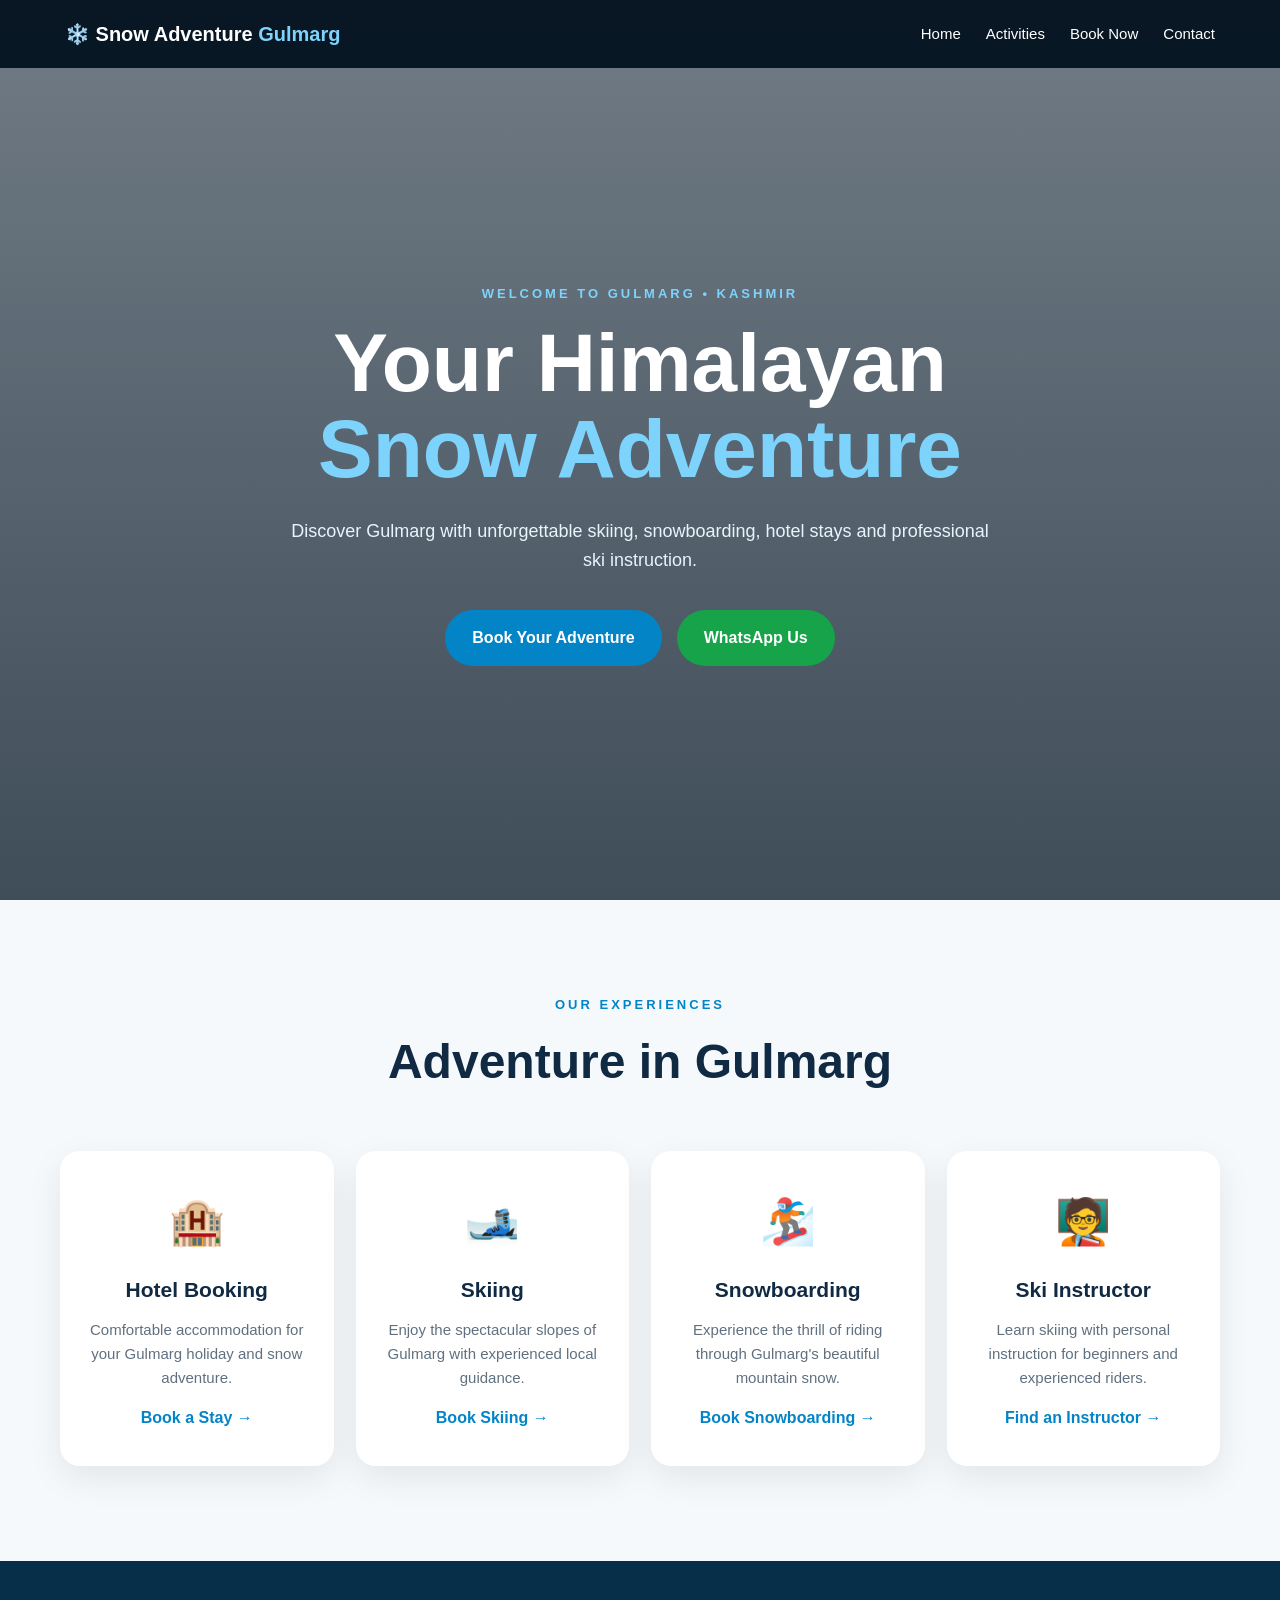
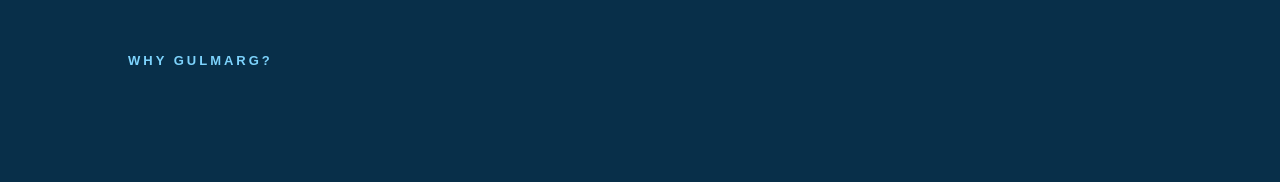
<file: index.html>
<!DOCTYPE html>
<html lang="en">
<head>
  <meta charset="UTF-8">
  <meta name="viewport" content="width=device-width, initial-scale=1.0">

  <title>Snow Adventure Gulmarg | Skiing, Snowboarding & Hotel Booking</title>

  <meta name="description" content="Snow Adventure Gulmarg offers hotel booking, skiing, snowboarding and ski instructor services in Gulmarg, Kashmir.">

  <link rel="stylesheet" href="style.css">
</head>

<body>

<header>
  <nav class="navbar">
    <div class="logo">❄️ Snow Adventure <span>Gulmarg</span></div>

    <div class="nav-links">
      <a href="#home">Home</a>
      <a href="#services">Activities</a>
      <a href="#booking">Book Now</a>
      <a href="#contact">Contact</a>
    </div>
  </nav>
</header>

<section id="home" class="hero">
  <div class="hero-content">
    <p class="small-title">WELCOME TO GULMARG • KASHMIR</p>

    <h1>Your Himalayan<br><span>Snow Adventure</span></h1>

    <p>
      Discover Gulmarg with unforgettable skiing, snowboarding,
      hotel stays and professional ski instruction.
    </p>

    <div class="hero-buttons">
      <a href="#booking" class="btn">Book Your Adventure</a>

      <a href="https://wa.me/916006842497"
         class="btn whatsapp">
        WhatsApp Us
      </a>
    </div>
  </div>
</section>

<section id="services" class="services">

  <div class="section-heading">
    <p>OUR EXPERIENCES</p>
    <h2>Adventure in Gulmarg</h2>
  </div>

  <div class="service-grid">

    <div class="service-card">
      <div class="icon">🏨</div>
      <h3>Hotel Booking</h3>
      <p>
        Comfortable accommodation for your Gulmarg
        holiday and snow adventure.
      </p>
      <a href="#booking">Book a Stay →</a>
    </div>

    <div class="service-card">
      <div class="icon">🎿</div>
      <h3>Skiing</h3>
      <p>
        Enjoy the spectacular slopes of Gulmarg
        with experienced local guidance.
      </p>
      <a href="#booking">Book Skiing →</a>
    </div>

    <div class="service-card">
      <div class="icon">🏂</div>
      <h3>Snowboarding</h3>
      <p>
        Experience the thrill of riding through
        Gulmarg's beautiful mountain snow.
      </p>
      <a href="#booking">Book Snowboarding →</a>
    </div>

    <div class="service-card">
      <div class="icon">🧑‍🏫</div>
      <h3>Ski Instructor</h3>
      <p>
        Learn skiing with personal instruction for
        beginners and experienced riders.
      </p>
      <a href="#booking">Find an Instructor →</a>
    </div>

  </div>
</section>

<section class="experience">
  <div>
    <p class="small-title">WHY GULMARG?</p>
    <h2>
</file>
<file: style.css>
* {
  margin: 0;
  padding: 0;
  box-sizing: border-box;
}

html {
  scroll-behavior: smooth;
}

body {
  font-family: Arial, sans-serif;
  color: #102a43;
  background: #f5f9fc;
  line-height: 1.6;
}

header {
  position: fixed;
  top: 0;
  width: 100%;
  z-index: 1000;
  background: rgba(3, 18, 30, 0.95);
}

.navbar {
  max-width: 1200px;
  margin: auto;
  padding: 18px 25px;
  display: flex;
  align-items: center;
  justify-content: space-between;
}

.logo {
  color: white;
  font-size: 20px;
  font-weight: bold;
}

.logo span {
  color: #7dd3fc;
}

.nav-links {
  display: flex;
  gap: 25px;
}

.nav-links a {
  color: white;
  text-decoration: none;
  font-size: 15px;
}

.nav-links a:hover {
  color: #7dd3fc;
}

.hero {
  min-height: 100vh;
  display: flex;
  align-items: center;
  justify-content: center;
  text-align: center;
  padding: 130px 20px 80px;

  background:
    linear-gradient(rgba(3,20,35,.55), rgba(3,20,35,.75)),
    url("https://images.unsplash.com/photo-1517825738774-7de9363ef735?auto=format&fit=crop&w=2000&q=85");

  background-size: cover;
  background-position: center;
}

.hero-content {
  max-width: 850px;
  color: white;
}

.small-title {
  color: #7dd3fc;
  font-size: 13px;
  font-weight: bold;
  letter-spacing: 3px;
  margin-bottom: 15px;
}

.hero h1 {
  font-size: clamp(45px, 8vw, 82px);
  line-height: 1.05;
  margin-bottom: 25px;
}

.hero h1 span {
  color: #7dd3fc;
}

.hero-content > p:not(.small-title) {
  max-width: 720px;
  margin: auto;
  font-size: 18px;
  color: #e6f5fb;
}

.hero-buttons {
  margin-top: 35px;
  display: flex;
  justify-content: center;
  gap: 15px;
  flex-wrap: wrap;
}

.btn {
  display: inline-block;
  border: 0;
  cursor: pointer;
  padding: 15px 27px;
  border-radius: 30px;
  background: #0284c7;
  color: white;
  text-decoration: none;
  font-weight: bold;
  transition: .3s;
}

.btn:hover {
  transform: translateY(-3px);
  background: #0369a1;
}

.whatsapp {
  background: #16a34a;
}

.whatsapp:hover {
  background: #15803d;
}

.services,
.contact {
  max-width: 1200px;
  margin: auto;
  padding: 95px 20px;
}

.section-heading {
  text-align: center;
  margin-bottom: 50px;
}

.section-heading p {
  color: #0284c7;
  font-size: 13px;
  font-weight: bold;
  letter-spacing: 3px;
}

.section-heading h2 {
  font-size: clamp(32px, 5vw, 48px);
  margin-top: 8px;
}

.service-grid {
  display: grid;
  grid-template-columns: repeat(4, 1fr);
  gap: 22px;
}

.service-card {
  background: white;
  padding: 35px 25px;
  border-radius: 20px;
  text-align: center;
  box-shadow: 0 12px 35px rgba(0,0,0,.08);
  transition: .3s;
}

.service-card:hover {
  transform: translateY(-8px);
}

.icon {
  font-size: 45px;
  margin-bottom: 15px;
}

.service-card h3 {
  margin-bottom: 12px;
  font-size: 21px;
}

.service-card p {
  color: #607080;
  font-size: 15px;
  margin-bottom: 15px;
}

.service-card a {
  color: #0284c7;
  font-weight: bold;
  text-decoration: none;
}

.experience {
  padding: 90px 10%;
  background: #082f49;
  color: white;
  display: grid;
  grid-template-columns: 1fr 1fr;
  gap: 50px;
  align-items: center;
}

.experience h2 {
  font-size: clamp(32px, 5vw, 52px);
  margin: 10px 0 20px;
}

.experience p:not(.small-title) {
  color: #d8edf6;
}

.stats {
  display: grid;
  gap: 18px;
}

.stats div {
  background: rgba(255,255,255,.08);
  padding: 25px;
  border-radius: 15px;
  display: flex;
  gap: 20px;
  align-items: center;
}

.stats strong {
  font-size: 32px;
}

.stats span {
  font-weight: bold;
}

.booking {
  padding: 100px 20px;
  background: #eaf5fa;
}

.booking form {
  max-width: 700px;
  margin: auto;
  display: grid;
  gap: 15px;
}

input,
select,
textarea {
  width: 100%;
  padding: 16px;
  border: 1px solid #cbd5e1;
  border-radius: 10px;
  background: white;
  font-size: 16px;
  outline: none;
}

input:focus,
select:focus,
textarea:focus {
  border-color: #0284c7;
}

textarea {
  min-height: 130px;
  resize: vertical;
}

.booking form .btn {
  width: 100%;
  font-size: 16px;
}

.contact-box {
  max-width: 650px;
  margin: auto;
  padding: 35px;
  background: white;
  border-radius: 20px;
  text-align: center;
  box-shadow: 0 12px 35px rgba(0,0,0,.08);
}

.contact-box p {
  margin-top: 15px;
}

.contact-box a {
  color: #0284c7;
  text-decoration: none;
  font-weight: bold;
  word-break: break-word;
}

footer {
  background: #031923;
  color: white;
  text-align: center;
  padding: 45px 20px;
}

footer p {
  color: #b8d1dc;
}

.copyright {
  margin-top: 20px;
  font-size: 13px;
}

@media (max-width: 850px) {
  .navbar {
    flex-direction: column;
    gap: 12px;
  }

  .service-grid {
    grid-template-columns: 1fr 1fr;
  }

  .experience {
    grid-template-columns: 1fr;
    padding: 75px 25px;
  }
}

@media (max-width: 520px) {
  .nav-links {
    gap: 12px;
  }

  .nav-links a {
    font-size: 12px;
  }

  .hero h1 {
    font-size: 45px;
  }

  .hero-content > p:not(.small-title) {
    font-size: 16px;
  }

  .service-grid {
    grid-template-columns: 1fr;
  }
}
</file>
